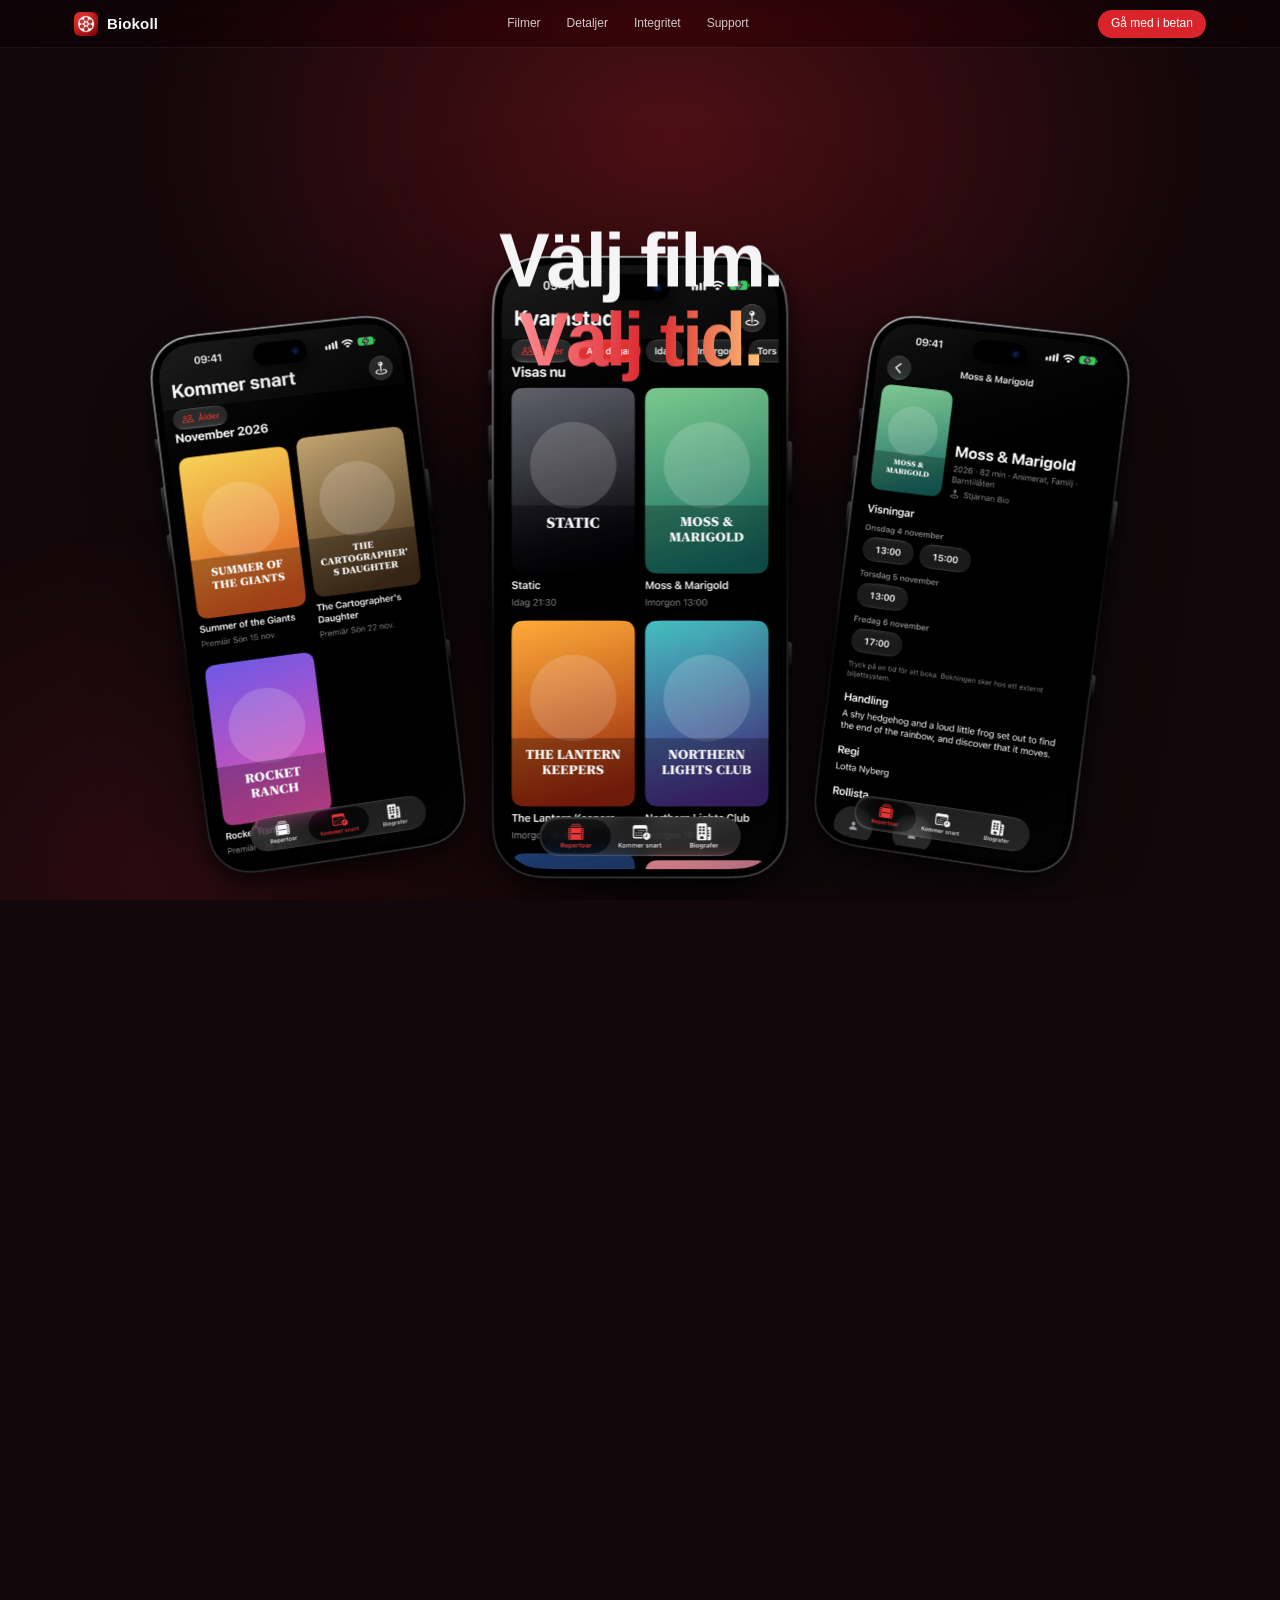
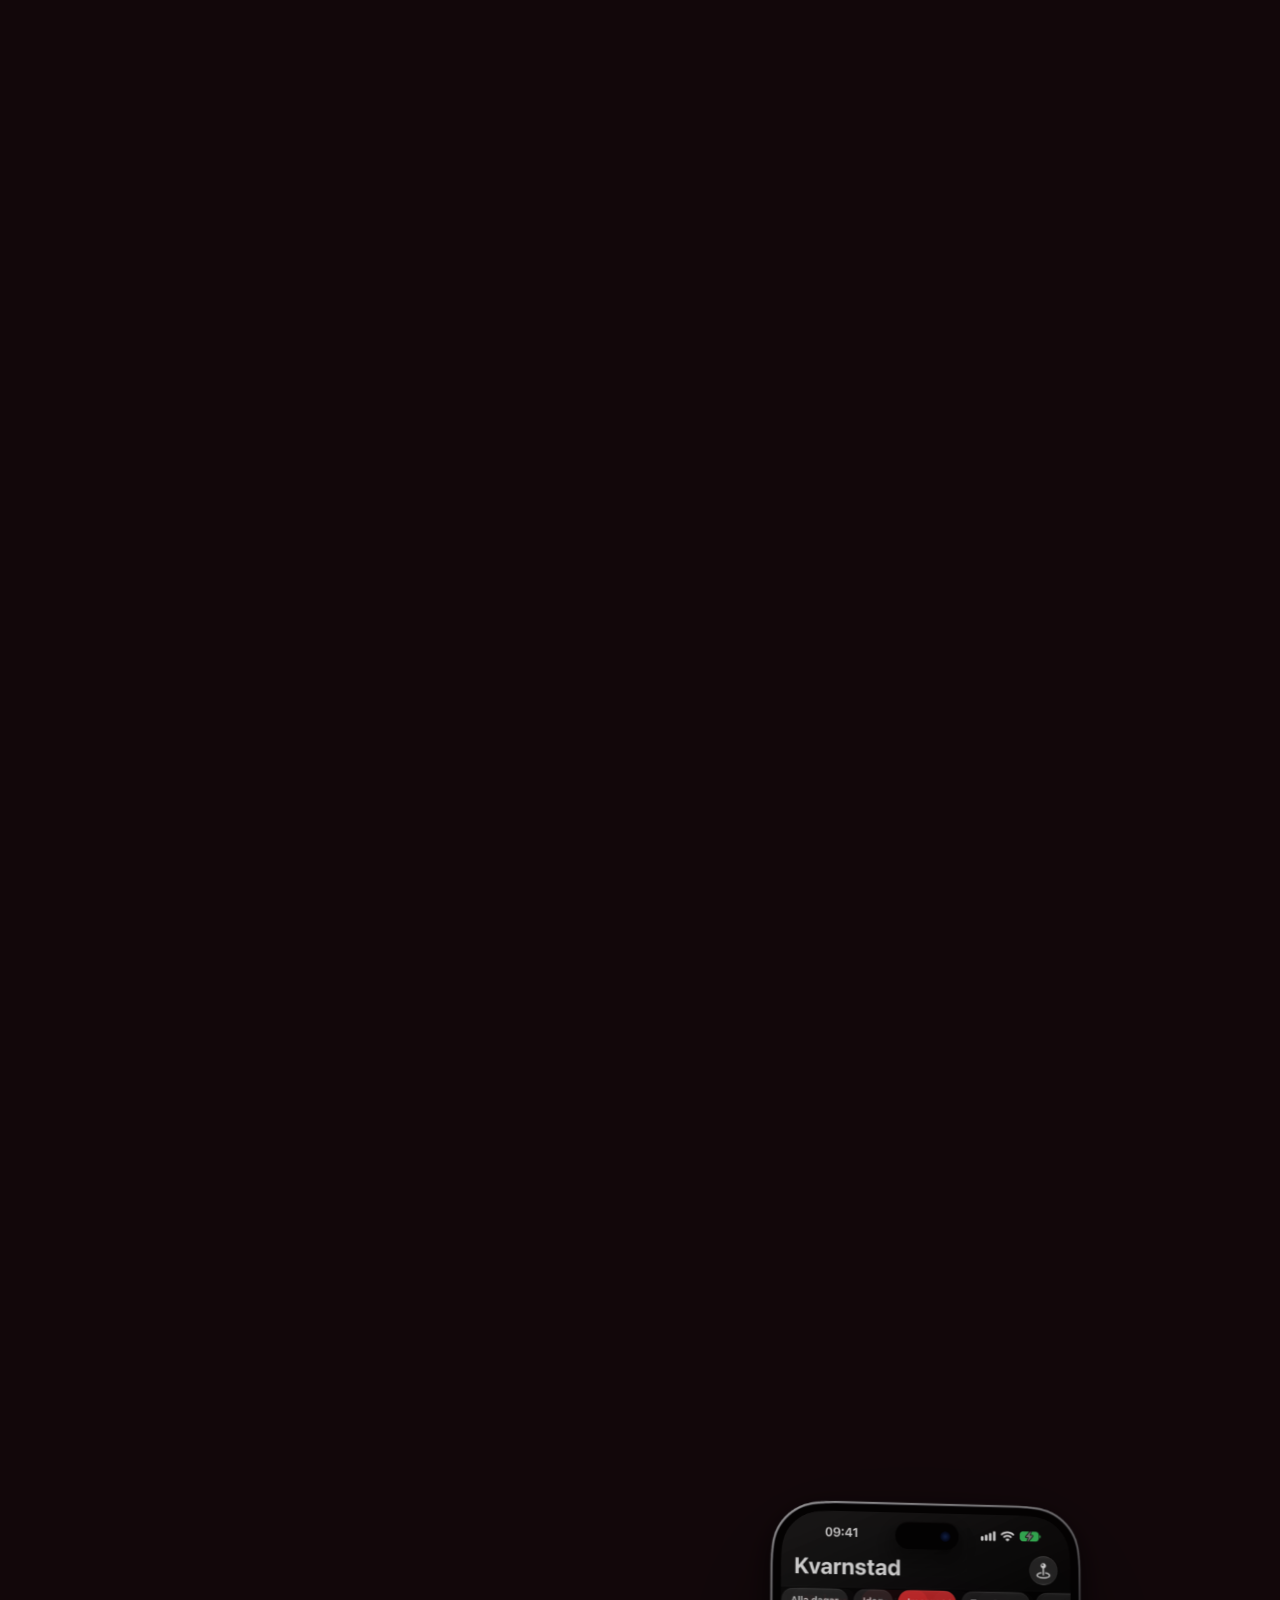
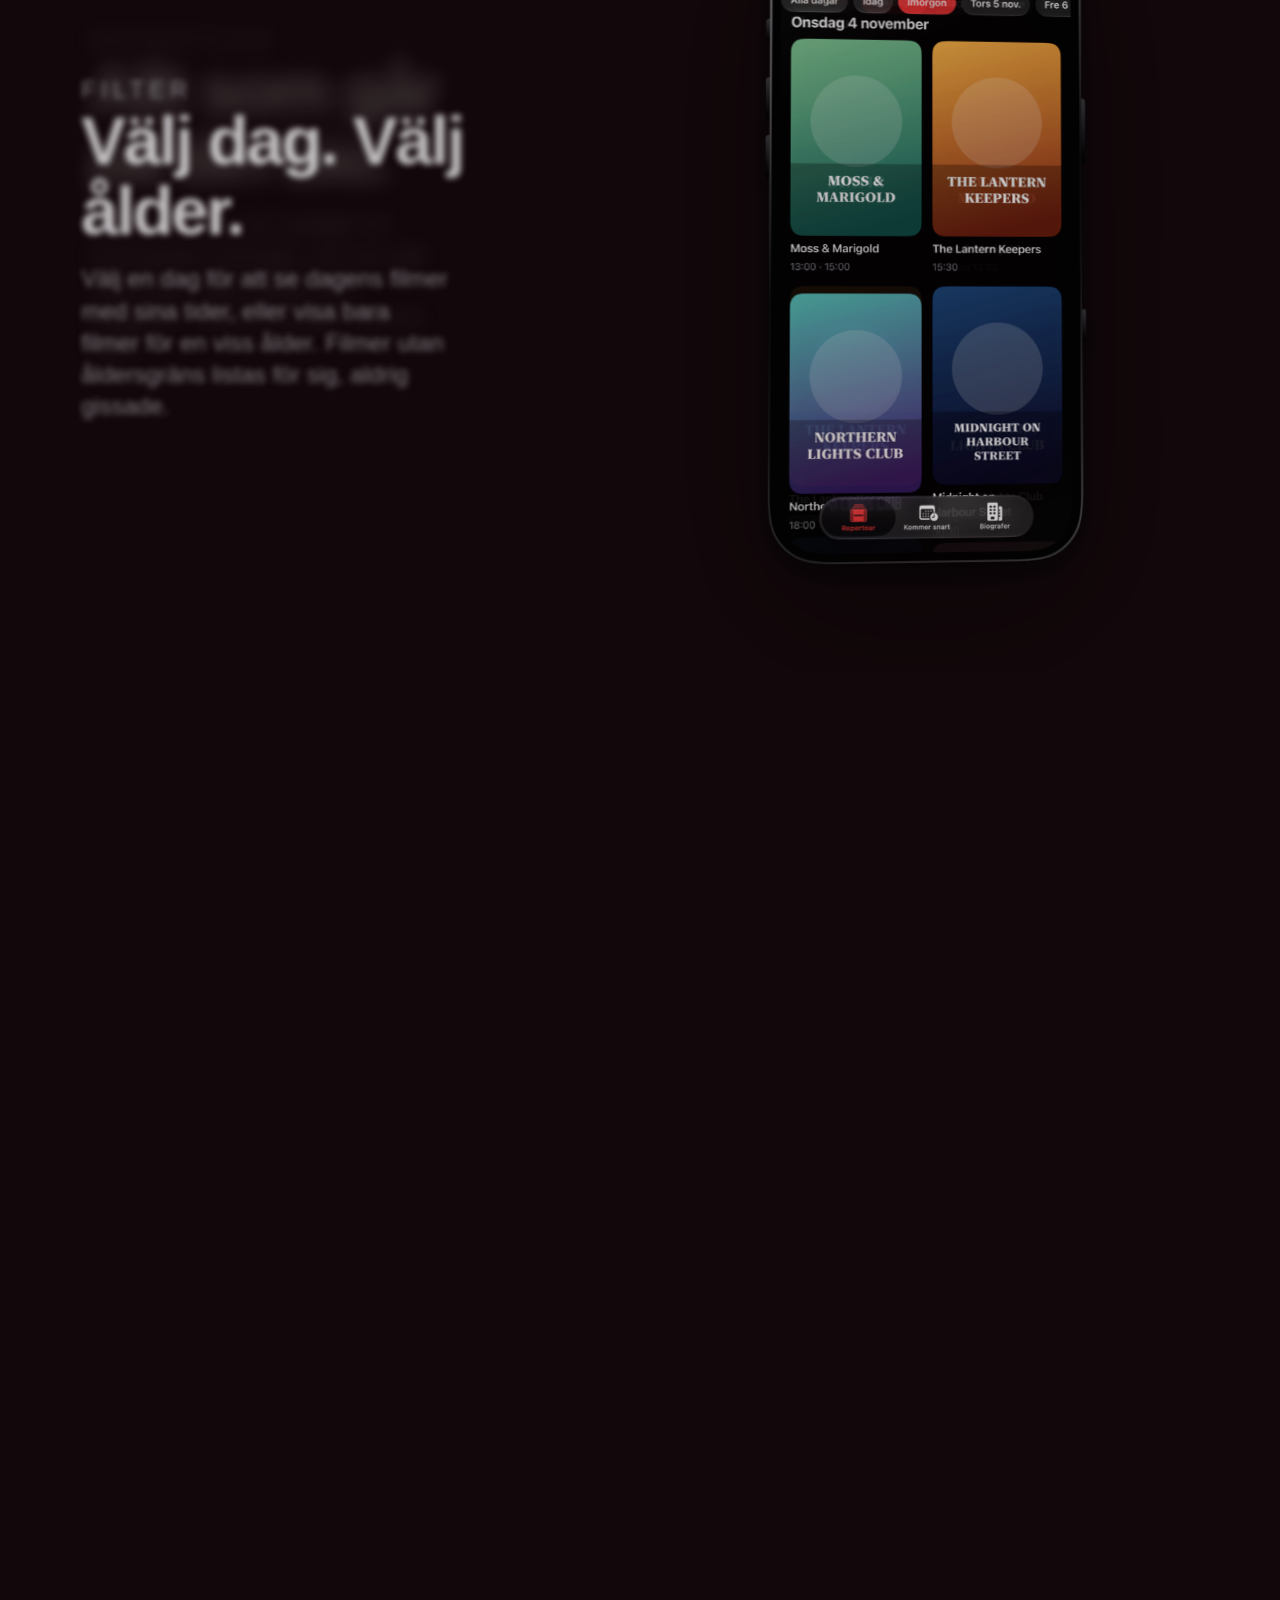
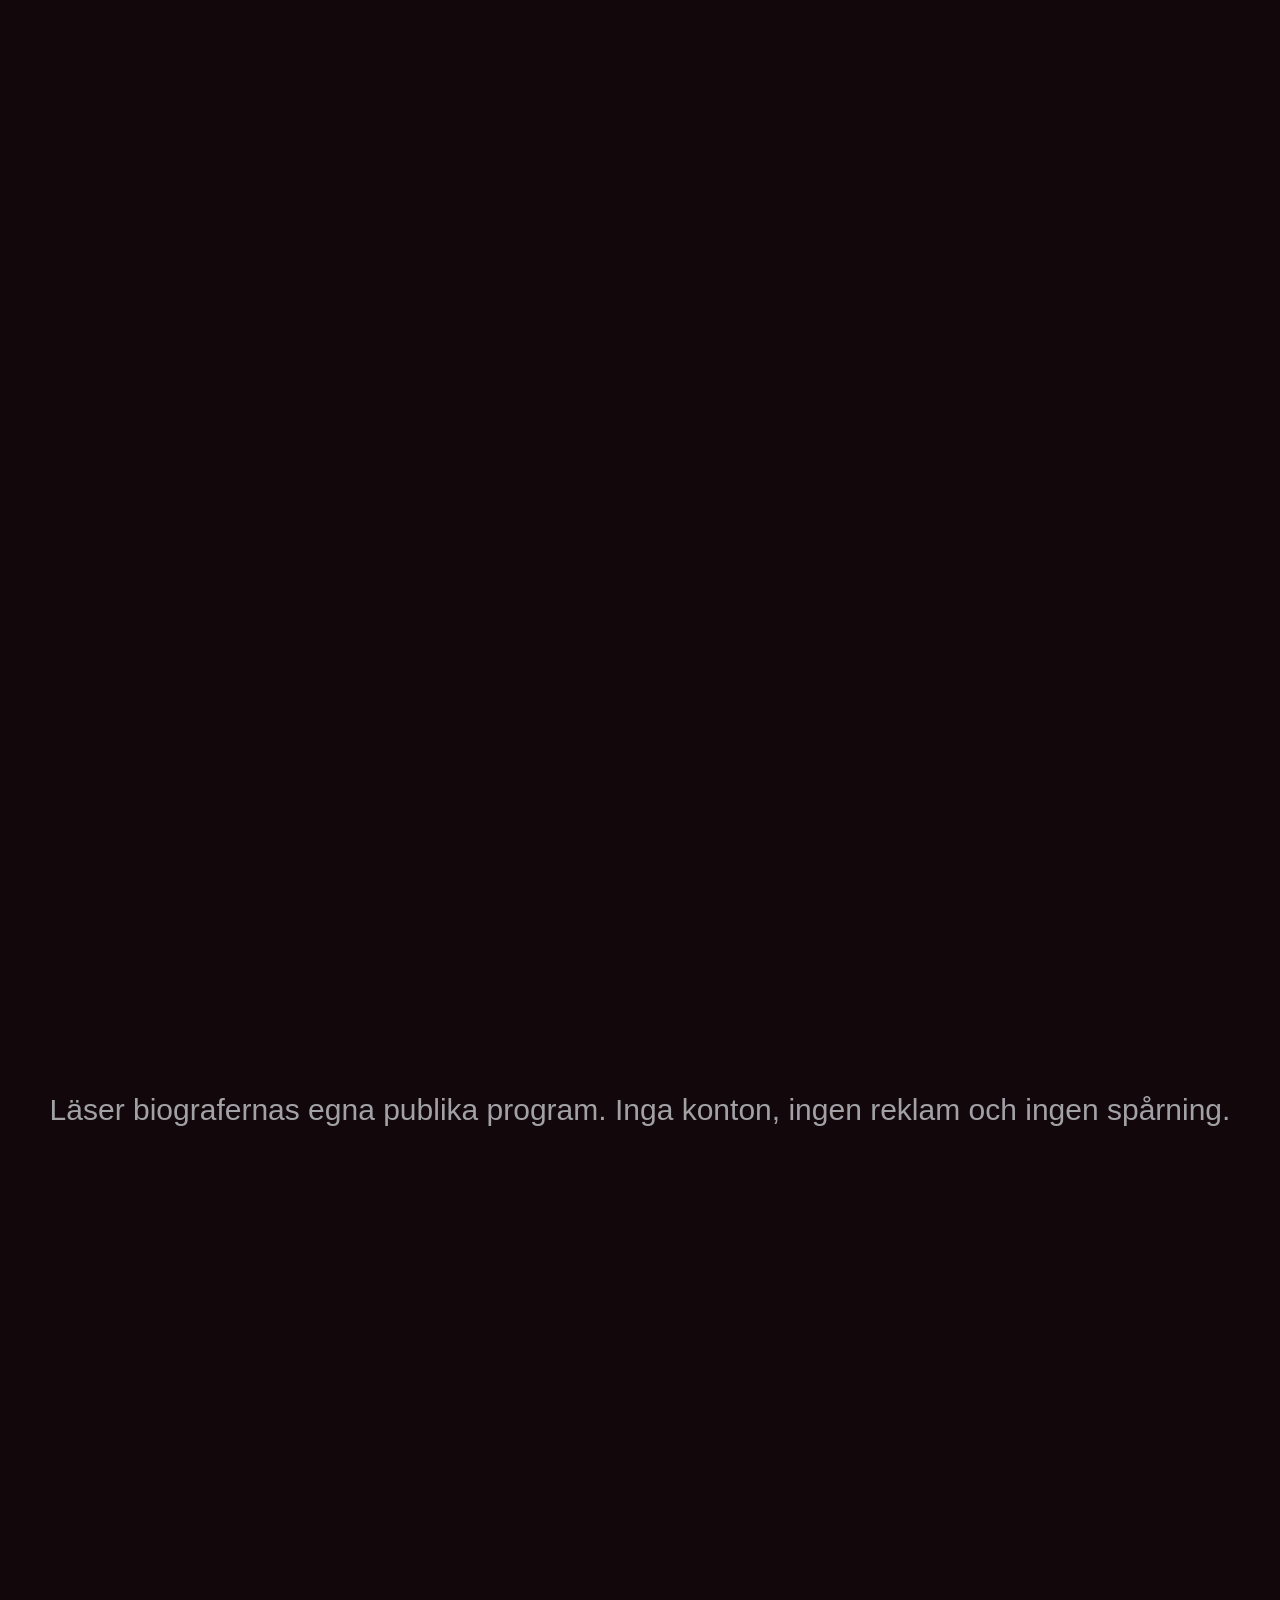
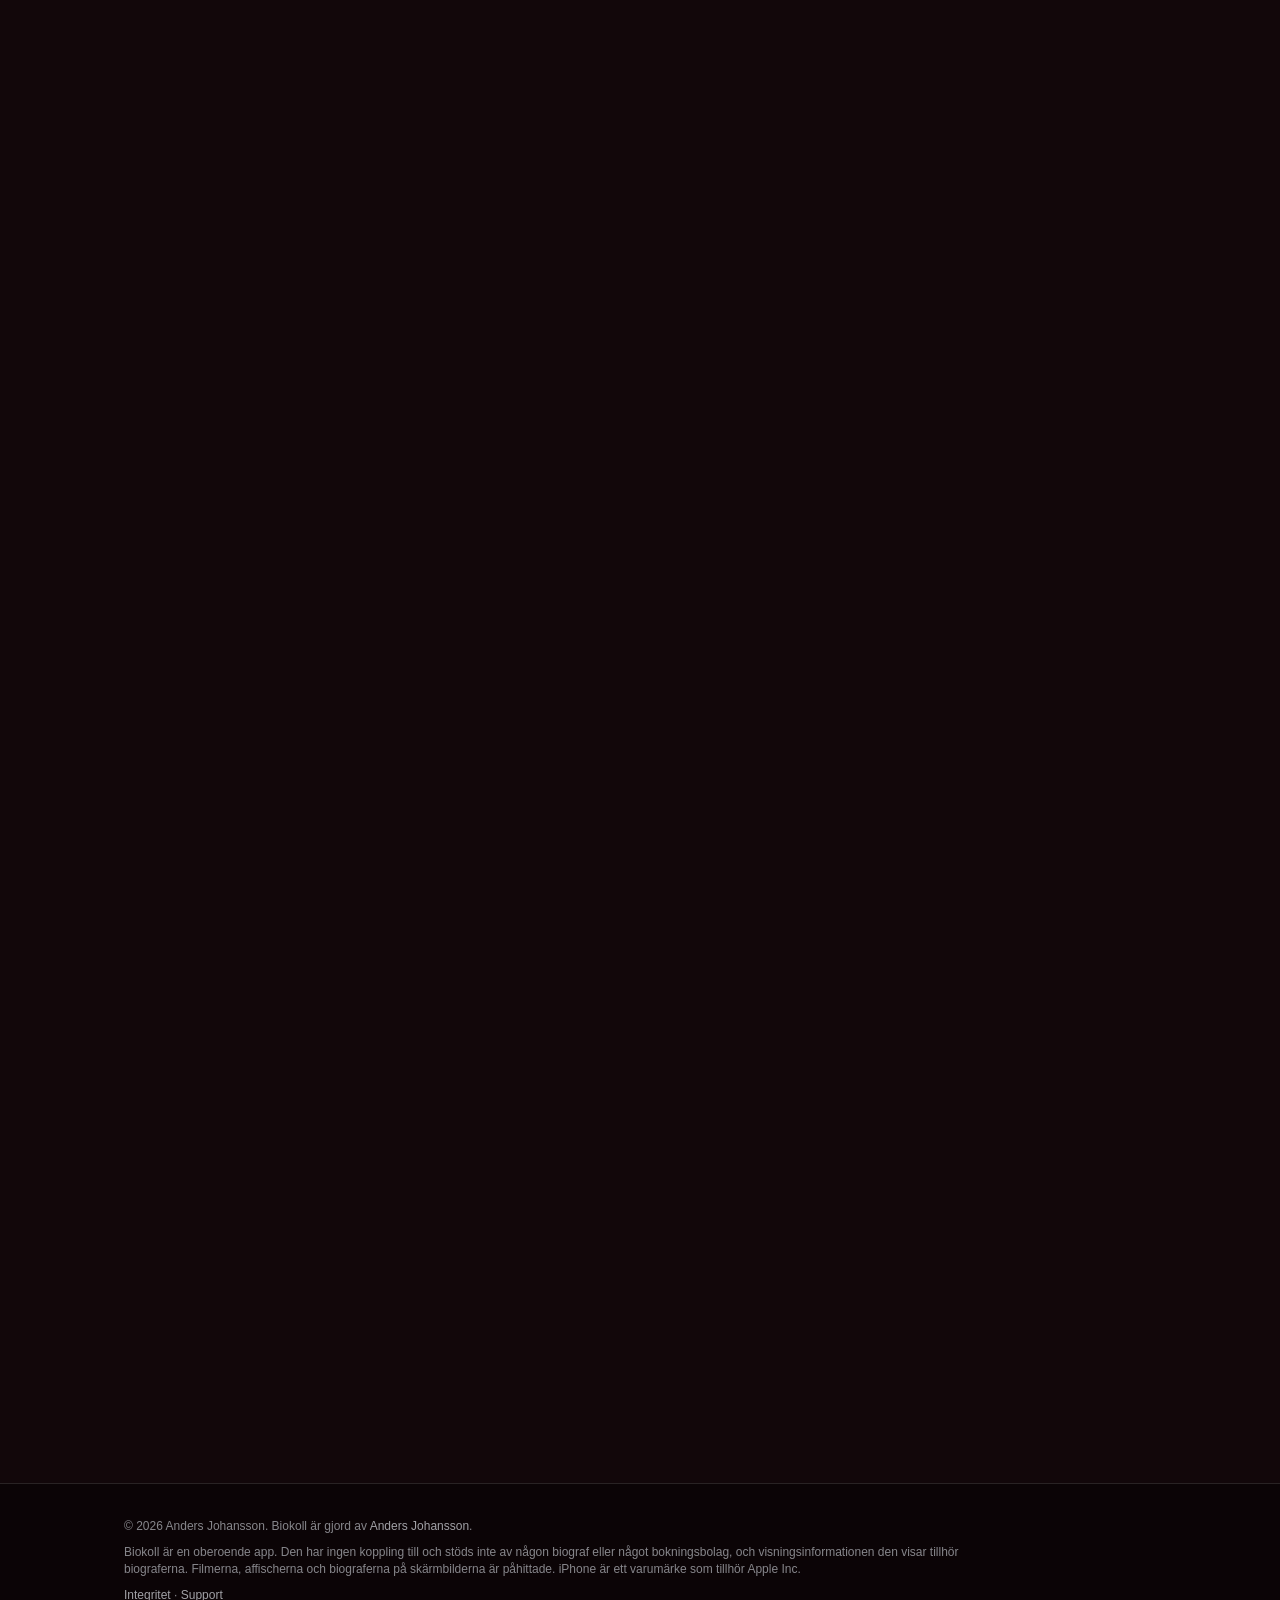
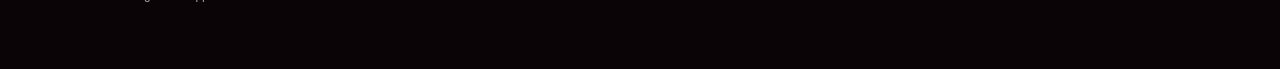
<file: index.html>
<!doctype html>
<html lang="sv">
<head>
  <meta charset="utf-8">
  <meta name="viewport" content="width=device-width, initial-scale=1, viewport-fit=cover">
  <title>Biokoll – visningar, trailers och biljetter till din lokala bio</title>
  <meta name="description" content="Biokoll visar vad som går på din lokala bio och vad som kommer, spelar trailern direkt på sidan och tar dig till biografens egna biljetter. För iPhone, på svenska och engelska.">
  <meta name="theme-color" content="#12070a">
  <link rel="icon" type="image/png" href="assets/favicon.png">
  <link rel="apple-touch-icon" href="assets/apple-touch-icon.png">
  <meta property="og:title" content="Biokoll">
  <meta property="og:description" content="Visningar, trailers och biljetter till din lokala bio. För iPhone, på svenska och engelska.">
  <meta property="og:type" content="website">
  <meta property="og:url" content="https://idrewn.github.io/reelhouse-web/">
  <meta property="og:image" content="https://idrewn.github.io/reelhouse-web/assets/og.jpg">
  <link rel="stylesheet" href="motion.css">
  <link rel="stylesheet" href="theme.css">
</head>
<body>
<div class="ambient" aria-hidden="true"></div>
<header class="nav"><div class="wrap">
  <a class="brand" href="./"><img src="assets/icon.png" alt="" width="24" height="24">Biokoll</a>
  <ul><li><a href="#filmer">Filmer</a></li><li><a href="#details">Detaljer</a></li><li><a href="privacy.html">Integritet</a></li><li><a href="support.html">Support</a></li></ul>
  <a class="buy" href="https://testflight.apple.com/join/zVCBJX56">Gå med i betan</a>
</div></header>
<main>
<section class="stage hero" id="top" style="--n:3.3" data-stage data-bg="#12070a" data-glow="217,36,43">
  <div class="pin">
    <div class="hero-copy" data-beat="-1,-0.5,0.2,0.46" data-travel="-110">
      <p class="eyebrow">Visningar &middot; trailers &middot; biljetter</p>
      <h1>Biokoll.<br><span class="grad">Vad går. Vad kommer.</span></h1>
      <p class="lead">Vad som går på din lokala bio, vad som kommer, och trailern direkt på sidan.</p>
      <div class="cta"><a class="pill fill" href="https://testflight.apple.com/join/zVCBJX56">Gå med i betan</a><a class="pill line" href="#filmer">Se filmerna</a></div>
    </div>
    <p class="hero-tag" data-beat="0.42,0.62,2,3" data-travel="50">Välj film.<br><span class="grad">Välj tid.</span></p>
    <div class="fan"><div class="device" data-motion="fan" data-i="0" data-n="3"><img src="assets/phone-coming.png" alt="Kommer snart, grupperat per månad" width="1306" height="2360"></div><div class="device" data-motion="fan" data-i="1" data-n="3"><img src="assets/phone-now.png" alt="Repertoar: en vägg av affischer" width="1306" height="2360"></div><div class="device" data-motion="fan" data-i="2" data-n="3"><img src="assets/phone-movie.png" alt="En filmsida med visningstider" width="1306" height="2360"></div></div>
  </div>
</section>
<section class="stage" id="filmer" style="--n:6.0" data-stage data-bg="#12070a" data-glow="217,36,43">
  <i class="mark" aria-hidden="true" data-bg="#12070a" data-glow="217,36,43" style="position:absolute;left:0;top:16.67%;width:1px;height:1px"></i>
<i class="mark" aria-hidden="true" data-bg="#1a0a10" data-glow="230,80,90" style="position:absolute;left:0;top:33.33%;width:1px;height:1px"></i>
<i class="mark" aria-hidden="true" data-bg="#1a0c18" data-glow="200,60,150" style="position:absolute;left:0;top:50.00%;width:1px;height:1px"></i>
<i class="mark" aria-hidden="true" data-bg="#16080c" data-glow="217,36,43" style="position:absolute;left:0;top:66.67%;width:1px;height:1px"></i>
<i class="mark" aria-hidden="true" data-bg="#12070a" data-glow="217,36,43" style="position:absolute;left:0;top:83.33%;width:1px;height:1px"></i>
  <div class="pin split">
    <div class="copy"><div class="beat" data-beat="-1.000,-0.500,0.150,0.250">
        <p class="eyebrow">Repertoar</p>
        <h2>Allt som går på din bio.</h2>
        <p>Affischer, tider och detaljer för kommande visningar, de som går snart först. Byt mellan fem biografer i södra Sverige med ett tryck.</p>
      </div><div class="beat" data-beat="0.150,0.250,0.350,0.450">
        <p class="eyebrow">Filter</p>
        <h2>Välj dag. Välj ålder.</h2>
        <p>Välj en dag för att se dagens filmer med sina tider, eller visa bara filmer för en viss ålder. Filmer utan åldersgräns listas för sig, aldrig gissade.</p>
      </div><div class="beat" data-beat="0.350,0.450,0.550,0.650">
        <p class="eyebrow">Kommer snart</p>
        <h2>Premiärer, månad för månad.</h2>
        <p>Filmer med premiärdatum som ännu inte finns på schemat, grupperade per månad, så du vet vad du kan se fram emot.</p>
      </div><div class="beat" data-beat="0.550,0.650,0.750,0.850">
        <p class="eyebrow">Filmsida</p>
        <h2>Visningar, handling och trailer.</h2>
        <p>Tryck på play på affischen så scrollar sidan till trailern och startar den. Tryck på en tid så öppnas biografens egen biljettsida i appen.</p>
      </div><div class="beat" data-beat="0.750,0.850,2.000,3.000">
        <p class="eyebrow">Biografer</p>
        <h2>Din bio, ditt språk.</h2>
        <p>Ring, mejla eller öppna kartan, och växla mellan svenska och engelska med ett tryck.</p>
      </div></div>
    <div class="devwrap"><div class="device" data-motion="sway"><img data-beat="-1.000,-0.500,0.140,0.260" src="assets/phone-now.png" alt="Repertoar" loading="lazy" width=1306 height=2360><img data-beat="0.140,0.260,0.340,0.460" src="assets/phone-day.png" alt="Dagfiltret" loading="lazy" width=1306 height=2360><img data-beat="0.340,0.460,0.540,0.660" src="assets/phone-coming.png" alt="Kommer snart" loading="lazy" width=1306 height=2360><img data-beat="0.540,0.660,0.740,0.860" src="assets/phone-movie.png" alt="En filmsida" loading="lazy" width=1306 height=2360><img data-beat="0.740,0.860,2.000,3.000" src="assets/phone-cinemas.png" alt="Biograflistan" loading="lazy" width=1306 height=2360></div></div>
  </div>
</section>
<section class="stage numbers" style="--n:2.6" data-stage data-bg="#160914" data-glow="200,40,120">
  <div class="pin"><div class="row" data-zoom><div><div class="n grad" data-count="5" data-pre="" data-suf="">0</div><div class="l">biografer</div></div><div><div class="n grad" data-count="2" data-pre="" data-suf="">0</div><div class="l">språk</div></div><div><div class="n grad" data-count="0" data-pre="" data-suf="">0</div><div class="l">konton</div></div></div><p class="sentence">Läser biografernas egna publika program. Inga konton, ingen reklam och ingen spårning.</p></div>
</section>
<section class="block center" id="details" data-bg="#12070a" data-glow="217,36,43">
  <div class="wrap">
    <p class="eyebrow" data-reveal>Detaljer</p>
    <h2 data-reveal>Hela programmet, i fickan.</h2>
    
    <div class="bento"><div class="tile w4 hot" data-reveal><span class="k">Offline</span><h3>Sparat till senare.</h3><p>Senaste schemat och affischerna sparas på telefonen, så du kan se vad som går även utan uppkoppling. En banderoll visar när det senast uppdaterades.</p></div><div class="tile " data-reveal><span class="k">Trailers</span><h3>Direkt på sidan.</h3><p>De spelas på plats, först när du trycker på play.</p></div><div class="tile " data-reveal><span class="k">Biljetter</span><h3>Hos biografen.</h3><p>Biokoll ser eller hanterar aldrig din betalning.</p></div><div class="tile " data-reveal><span class="k">Design</span><h3>Byggd för iOS 26.</h3><p>Liquid Glass, i ljust och mörkt läge.</p></div><div class="tile " data-reveal><span class="k">Tid</span><h3>Svensk lokal tid.</h3><p>Visningstider visas i svensk lokal tid.</p></div><div class="tile w6" data-reveal><span class="k">Privat</span><h3>Inga konton, ingen spårning.</h3><p>Ingen registrering, ingen reklam och ingen analys. <a href="privacy.html">Läs integritetspolicyn</a>.</p></div></div>
  </div>
</section>
<section class="cta-block" id="get" data-bg="#12070a" data-glow="217,36,43">
  <div class="wrap">
    <img class="icon" src="assets/icon.png" alt="Biokoll app icon" width="132" height="132" data-reveal>
    <h2 data-reveal>Skaffa Biokoll.</h2>
    <p class="lead" data-reveal>Just nu i TestFlight-beta. För iPhone med iOS 26 eller senare.</p>
    <div class="cta" data-reveal><a class="pill fill" href="https://testflight.apple.com/join/zVCBJX56">Gå med i betan</a><a class="pill line" href="support.html">Support</a></div>
    
  </div>
</section>
</main>
<footer><div class="wrap"><p>&copy; 2026 Anders Johansson. Biokoll är gjord av <a href="https://github.com/iDrewn">Anders Johansson</a>.</p><p>Biokoll är en oberoende app. Den har ingen koppling till och stöds inte av någon biograf eller något bokningsbolag, och visningsinformationen den visar tillhör biograferna. Filmerna, affischerna och biograferna på skärmbilderna är påhittade. iPhone är ett varumärke som tillhör Apple Inc.</p><p><a href="privacy.html">Integritet</a> &middot; <a href="support.html">Support</a></p></div></footer>
<script src="motion.js" defer></script>
</body>
</html>
</file>
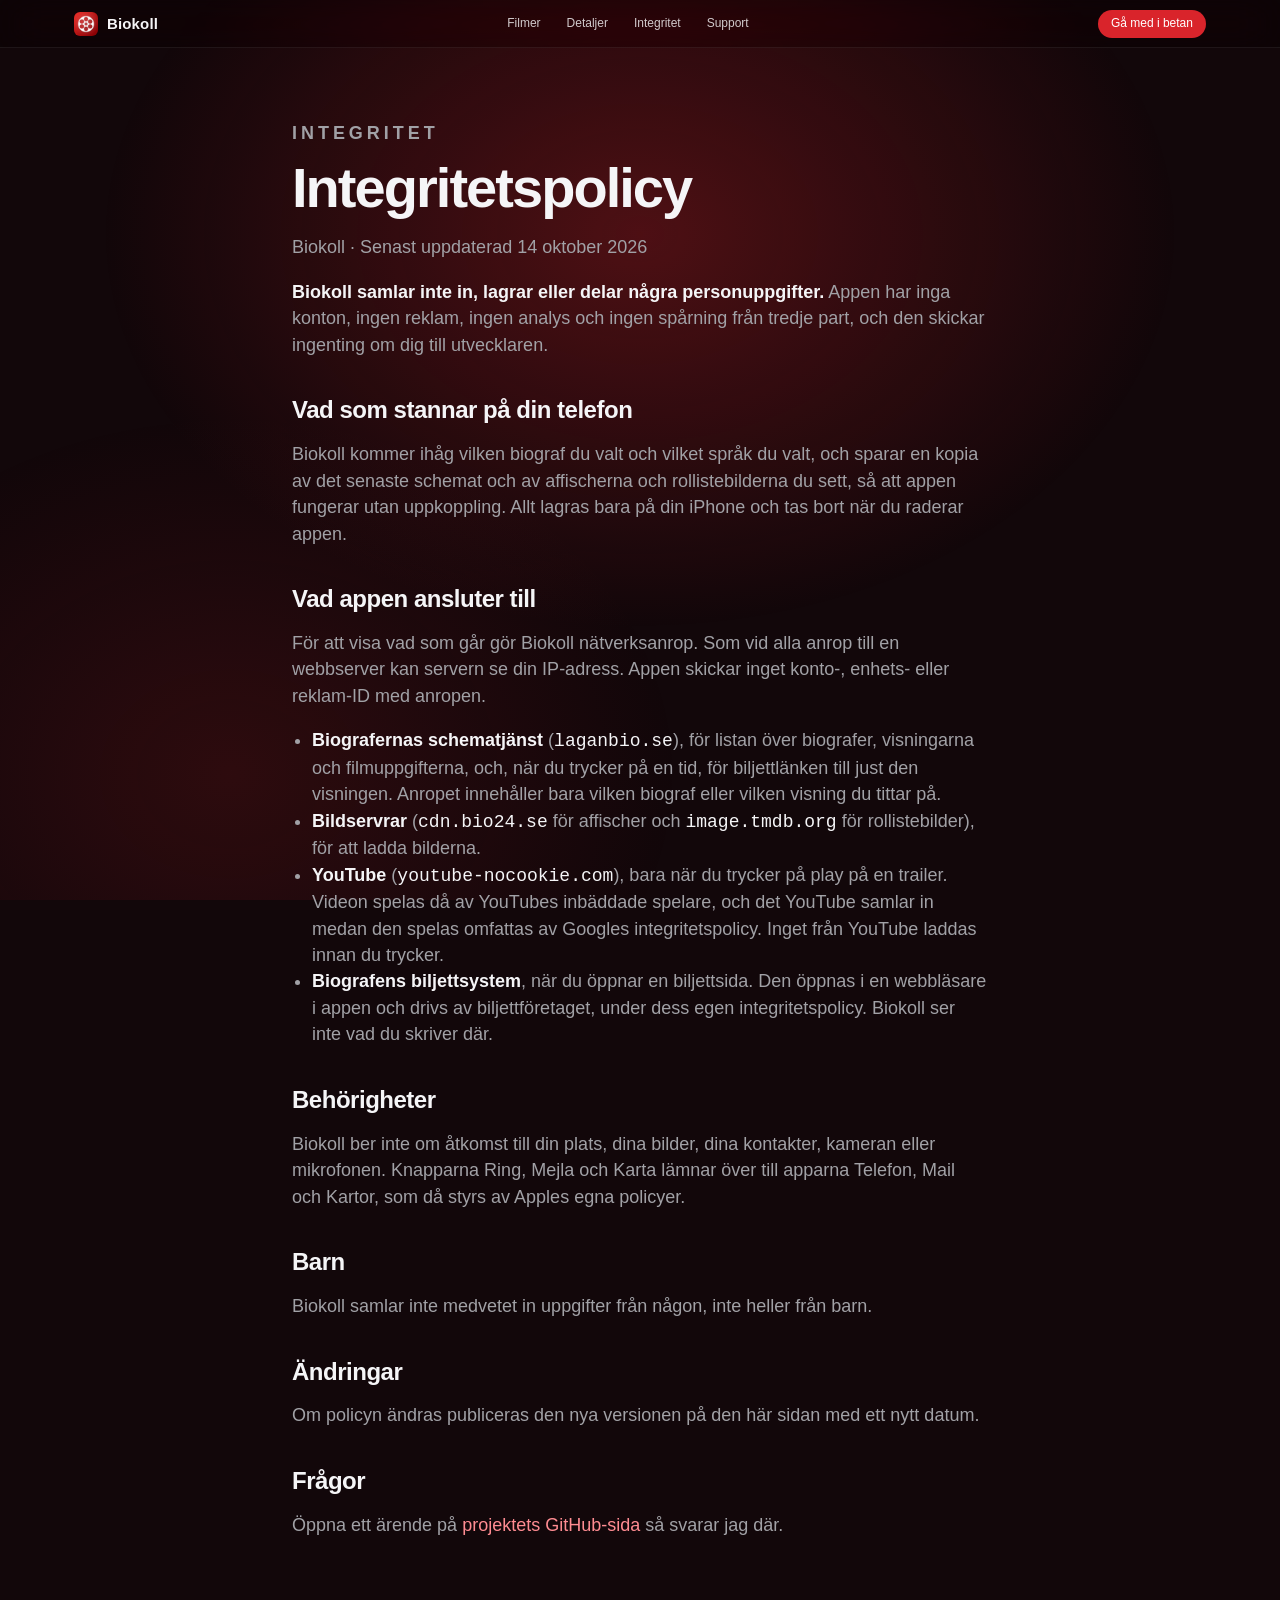
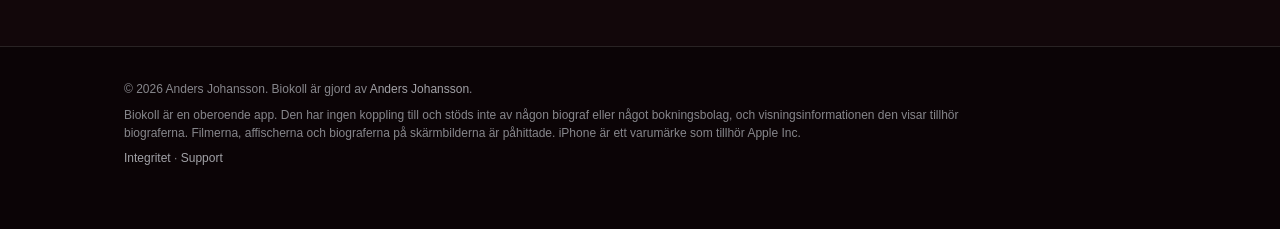
<file: privacy.html>
<!doctype html>
<html lang="sv">
<head>
  <meta charset="utf-8">
  <meta name="viewport" content="width=device-width, initial-scale=1, viewport-fit=cover">
  <title>Integritetspolicy – Biokoll</title>
  <meta name="description" content="Så hanterar Biokoll dina uppgifter.">
  <meta name="theme-color" content="#12070a">
  <link rel="icon" type="image/png" href="assets/favicon.png">
  <link rel="apple-touch-icon" href="assets/apple-touch-icon.png">
  <link rel="stylesheet" href="motion.css">
  <link rel="stylesheet" href="theme.css">
</head>
<body>
<div class="ambient" aria-hidden="true"></div>
<header class="nav"><div class="wrap">
  <a class="brand" href="./"><img src="assets/icon.png" alt="" width="24" height="24">Biokoll</a>
  <ul><li><a href="./#filmer">Filmer</a></li><li><a href="./#details">Detaljer</a></li><li><a href="./privacy.html">Integritet</a></li><li><a href="./support.html">Support</a></li></ul>
  <a class="buy" href="https://testflight.apple.com/join/zVCBJX56">Gå med i betan</a>
</div></header>
<main class="doc">
  <article class="prose">
    <p class="eyebrow">Integritet</p>
  <h1>Integritetspolicy</h1>
    <p class="meta">Biokoll &middot; Senast uppdaterad 14 oktober 2026</p>

    <p><strong>Biokoll samlar inte in, lagrar eller delar några personuppgifter.</strong> Appen har inga konton, ingen reklam, ingen analys och ingen spårning från tredje part, och den skickar ingenting om dig till utvecklaren.</p>

    <h2>Vad som stannar på din telefon</h2>
    <p>Biokoll kommer ihåg vilken biograf du valt och vilket språk du valt, och sparar en kopia av det senaste schemat och av affischerna och rollistebilderna du sett, så att appen fungerar utan uppkoppling. Allt lagras bara på din iPhone och tas bort när du raderar appen.</p>

    <h2>Vad appen ansluter till</h2>
    <p>För att visa vad som går gör Biokoll nätverksanrop. Som vid alla anrop till en webbserver kan servern se din IP-adress. Appen skickar inget konto-, enhets- eller reklam-ID med anropen.</p>
    <ul>
      <li><strong>Biografernas schematjänst</strong> (<code>laganbio.se</code>), för listan över biografer, visningarna och filmuppgifterna, och, när du trycker på en tid, för biljettlänken till just den visningen. Anropet innehåller bara vilken biograf eller vilken visning du tittar på.</li>
      <li><strong>Bildservrar</strong> (<code>cdn.bio24.se</code> för affischer och <code>image.tmdb.org</code> för rollistebilder), för att ladda bilderna.</li>
      <li><strong>YouTube</strong> (<code>youtube-nocookie.com</code>), bara när du trycker på play på en trailer. Videon spelas då av YouTubes inbäddade spelare, och det YouTube samlar in medan den spelas omfattas av Googles integritetspolicy. Inget från YouTube laddas innan du trycker.</li>
      <li><strong>Biografens biljettsystem</strong>, när du öppnar en biljettsida. Den öppnas i en webbläsare i appen och drivs av biljettföretaget, under dess egen integritetspolicy. Biokoll ser inte vad du skriver där.</li>
    </ul>

    <h2>Behörigheter</h2>
    <p>Biokoll ber inte om åtkomst till din plats, dina bilder, dina kontakter, kameran eller mikrofonen. Knapparna Ring, Mejla och Karta lämnar över till apparna Telefon, Mail och Kartor, som då styrs av Apples egna policyer.</p>

    <h2>Barn</h2>
    <p>Biokoll samlar inte medvetet in uppgifter från någon, inte heller från barn.</p>

    <h2>Ändringar</h2>
    <p>Om policyn ändras publiceras den nya versionen på den här sidan med ett nytt datum.</p>

    <h2>Frågor</h2>
    <p>Öppna ett ärende på <a href="https://github.com/iDrewn/reelhouse-web/issues">projektets GitHub-sida</a> så svarar jag där.</p>
  </article>
</main>
<footer><div class="wrap"><p>&copy; 2026 Anders Johansson. Biokoll är gjord av <a href="https://github.com/iDrewn">Anders Johansson</a>.</p><p>Biokoll är en oberoende app. Den har ingen koppling till och stöds inte av någon biograf eller något bokningsbolag, och visningsinformationen den visar tillhör biograferna. Filmerna, affischerna och biograferna på skärmbilderna är påhittade. iPhone är ett varumärke som tillhör Apple Inc.</p><p><a href="privacy.html">Integritet</a> &middot; <a href="support.html">Support</a></p></div></footer>
</body>
</html>
</file>
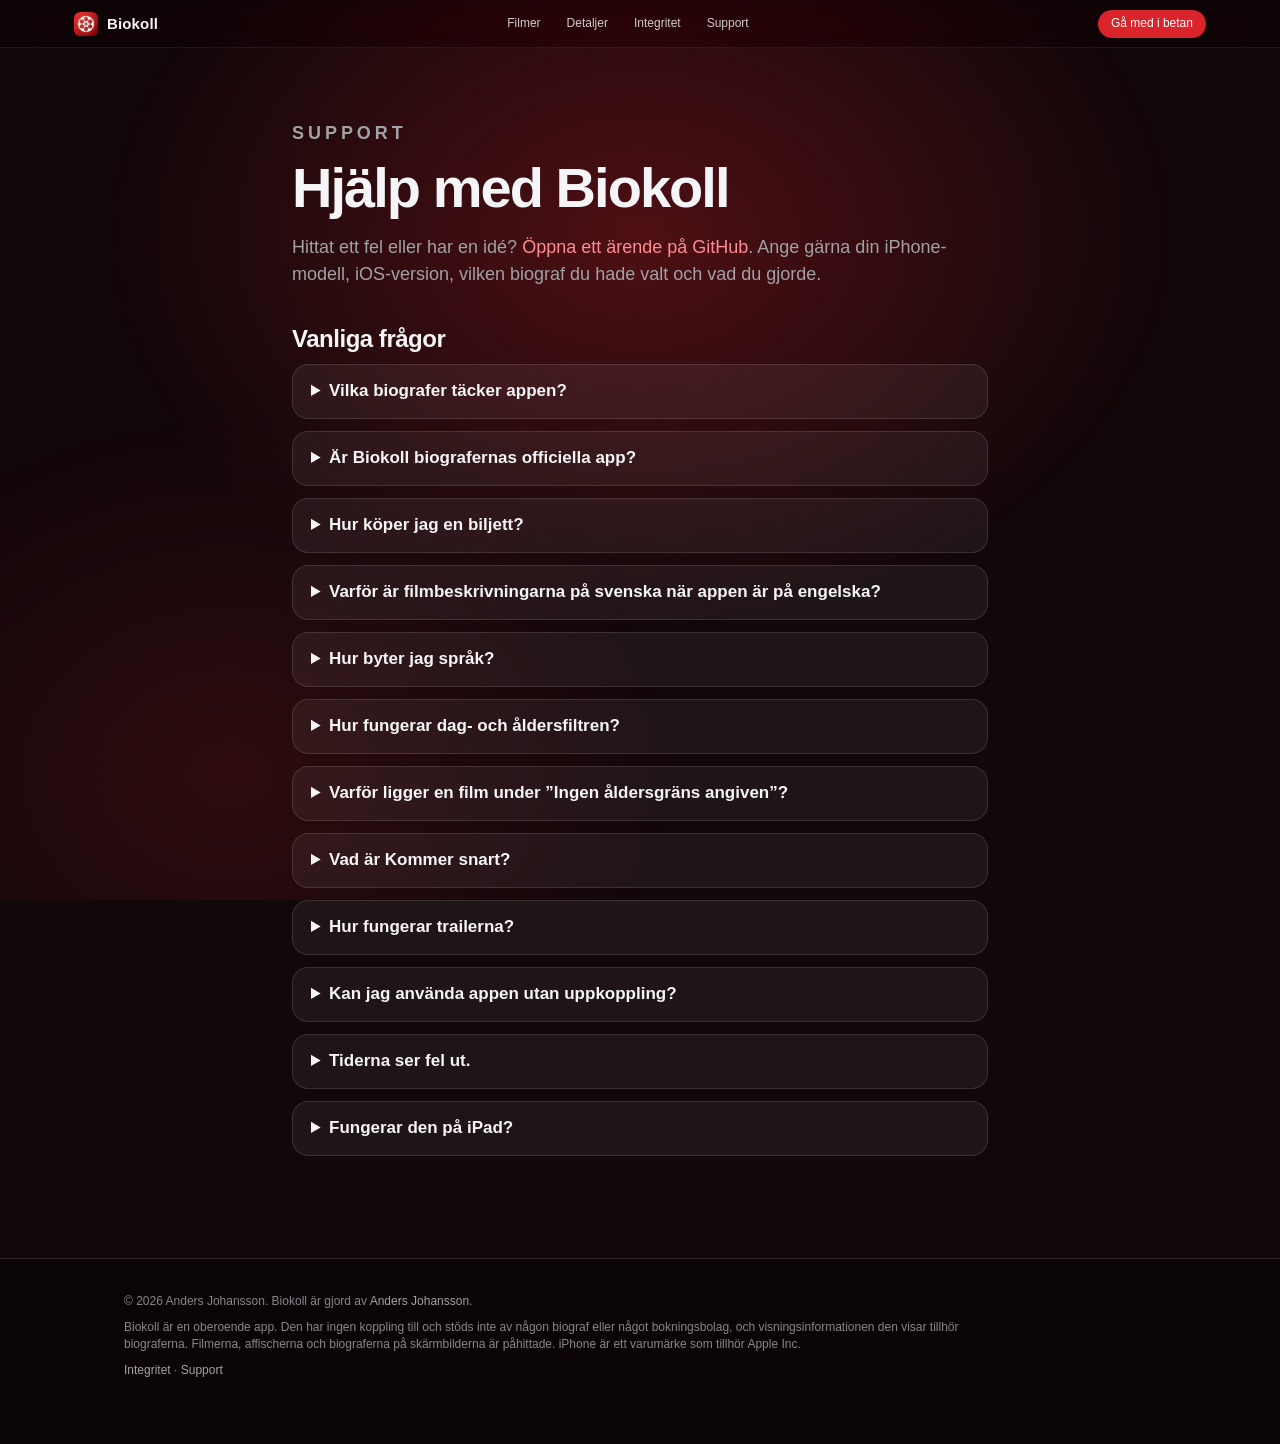
<file: support.html>
<!doctype html>
<html lang="sv">
<head>
  <meta charset="utf-8">
  <meta name="viewport" content="width=device-width, initial-scale=1, viewport-fit=cover">
  <title>Support – Biokoll</title>
  <meta name="description" content="Hjälp med Biokoll.">
  <meta name="theme-color" content="#12070a">
  <link rel="icon" type="image/png" href="assets/favicon.png">
  <link rel="apple-touch-icon" href="assets/apple-touch-icon.png">
  <link rel="stylesheet" href="motion.css">
  <link rel="stylesheet" href="theme.css">
</head>
<body>
<div class="ambient" aria-hidden="true"></div>
<header class="nav"><div class="wrap">
  <a class="brand" href="./"><img src="assets/icon.png" alt="" width="24" height="24">Biokoll</a>
  <ul><li><a href="./#filmer">Filmer</a></li><li><a href="./#details">Detaljer</a></li><li><a href="./privacy.html">Integritet</a></li><li><a href="./support.html">Support</a></li></ul>
  <a class="buy" href="https://testflight.apple.com/join/zVCBJX56">Gå med i betan</a>
</div></header>
<main class="doc">
  <article class="prose">
    <p class="eyebrow">Support</p>
  <h1>Hjälp med Biokoll</h1>

    <p>Hittat ett fel eller har en idé? <a href="https://github.com/iDrewn/reelhouse-web/issues">Öppna ett ärende på GitHub</a>. Ange gärna din iPhone-modell, iOS-version, vilken biograf du hade valt och vad du gjorde.</p>

    <h2>Vanliga frågor</h2>

    <details>
      <summary>Vilka biografer täcker appen?</summary>
      <p>Fem biografer i södra Sverige: de i Laholm, Ljungby, Markaryd, Oskarström och Strömsnäsbruk. Välj en med kartnålsknappen uppe till höger, eller i fliken Biografer. Ditt val sparas.</p>
    </details>
    <details>
      <summary>Är Biokoll biografernas officiella app?</summary>
      <p>Nej. Biokoll är en oberoende app och har ingen koppling till, och stöds inte av, någon biograf eller något bokningsbolag. Den visar det schema som biograferna publicerar på sin egen webbplats.</p>
    </details>
    <details>
      <summary>Hur köper jag en biljett?</summary>
      <p>Öppna en film och tryck på den tid du vill ha. Biokoll hämtar biljettlänken för just den visningen och öppnar biografens egen biljettsida i appen, där du väljer platser och betalar. Betalningen hanteras helt av biografens biljettsystem, och Biokoll ser aldrig dina uppgifter. Går en visning inte att boka online säger appen det och erbjuder dig att ringa biografen.</p>
    </details>
    <details>
      <summary>Varför är filmbeskrivningarna på svenska när appen är på engelska?</summary>
      <p>Biograferna publicerar bara beskrivningar på svenska, så det är vad appen kan visa. Datum, tider, genrer, åldersgränser och alla knappar följer det språk du väljer i fliken Biografer.</p>
    </details>
    <details>
      <summary>Hur byter jag språk?</summary>
      <p>Öppna fliken Biografer och välj Svenska eller English under Språk. Appen startar på svenska om din iPhone är inställd på svenska, och annars på engelska.</p>
    </details>
    <details>
      <summary>Hur fungerar dag- och åldersfiltren?</summary>
      <p>Knapparna under rubriken filtrerar fliken Repertoar. Tryck på en dag för att bara se dagens filmer, var och en med dagens tider, eller använd kalenderknappen för ett datum som inte finns i raden. Åldersknappen väljer alla åldrar, under 15 eller 15 och uppåt, och gäller även Kommer snart. Om inget matchar, tryck på &rdquo;Rensa filter&rdquo;. Utan filter ser du allt.</p>
    </details>
    <details>
      <summary>Varför ligger en film under &rdquo;Ingen åldersgräns angiven&rdquo;?</summary>
      <p>Vissa filmer, särskilt kommande, har ingen åldersgräns än. I stället för att gissa lägger Biokoll dem i en egen sektion under de filmer som matchar ditt filter.</p>
    </details>
    <details>
      <summary>Vad är Kommer snart?</summary>
      <p>Filmer med ett tillkännagivet premiärdatum som ännu inte finns på schemat. När en film får schemalagda visningar flyttas den till Repertoar. Premiärdatum som passerat utelämnas.</p>
    </details>
    <details>
      <summary>Hur fungerar trailerna?</summary>
      <p>På en film med trailer trycker du på play på affischen eller på knappen i sektionen Trailer. Videon spelas på plats med YouTubes inbäddade spelare. Inget från YouTube laddas innan du trycker på play. Spelas en trailer inte upp, använd länken &rdquo;Öppna i YouTube&rdquo; under den.</p>
    </details>
    <details>
      <summary>Kan jag använda appen utan uppkoppling?</summary>
      <p>Ja, för det du redan tittat på. Biokoll sparar det senaste schemat och affischerna på telefonen. När appen inte kan uppdatera visar den det sparade schemat med en notering om när det senast uppdaterades. Bokning och trailers kräver uppkoppling.</p>
    </details>
    <details>
      <summary>Tiderna ser fel ut.</summary>
      <p>Tider visas i svensk lokal tid var du än är. Skiljer sig en tid från biografens egen sida, dra ned för att uppdatera, och skiljer den sig fortfarande, öppna gärna ett ärende.</p>
    </details>
    <details>
      <summary>Fungerar den på iPad?</summary>
      <p>Biokoll är gjord och testad för iPhone. Den kanske går att köra på iPad, men layouten har inte kontrollerats där.</p>
    </details>
  </article>
</main>
<footer><div class="wrap"><p>&copy; 2026 Anders Johansson. Biokoll är gjord av <a href="https://github.com/iDrewn">Anders Johansson</a>.</p><p>Biokoll är en oberoende app. Den har ingen koppling till och stöds inte av någon biograf eller något bokningsbolag, och visningsinformationen den visar tillhör biograferna. Filmerna, affischerna och biograferna på skärmbilderna är påhittade. iPhone är ett varumärke som tillhör Apple Inc.</p><p><a href="privacy.html">Integritet</a> &middot; <a href="support.html">Support</a></p></div></footer>
</body>
</html>
</file>
<file: motion.css>
/* Shared base for the app sites. Per-site colours come from :root variables in theme.css. */
:root {
  --accent: #2b6fd0; --accent2: #7ab7ff; --bg: #05080f; --glow: 43,111,208;
  --fg: #f5f5f7; --muted: #a1a1a6; --line: rgba(255,255,255,.12); --card: rgba(255,255,255,.06);
  --gx: 0; --gy: 0;
  --sans: -apple-system, BlinkMacSystemFont, "SF Pro Display", "SF Pro Text", "Helvetica Neue", Helvetica, Arial, sans-serif;
}
* { box-sizing: border-box; }
html { -webkit-text-size-adjust: 100%; scroll-behavior: smooth; background: var(--bg); }
body { margin: 0; background: var(--bg); color: var(--fg); font: 17px/1.47 var(--sans); -webkit-font-smoothing: antialiased; overflow-x: hidden; }
a { color: var(--accent2); text-decoration: none; }
a:hover { text-decoration: underline; }
img { max-width: 100%; display: block; }
.wrap { max-width: 1080px; margin: 0 auto; padding: 0 24px; }

/* A glow that drifts behind everything, so the page itself seems to move */
.ambient { position: fixed; inset: 0; z-index: 0; pointer-events: none;
  background:
    radial-gradient(60vmax 44vmax at calc(50% + var(--gx) * 1%) calc(26% + var(--gy) * 1%), rgba(var(--glow), .30), transparent 70%),
    radial-gradient(50vmax 40vmax at calc(18% - var(--gx) * .8%) calc(86% - var(--gy) * 1%), rgba(var(--glow), .14), transparent 70%); }
main, footer { position: relative; z-index: 1; }

/* Nav */
.nav { position: fixed; top: 0; left: 0; right: 0; z-index: 50; height: 48px; background: rgba(0,0,0,.34); backdrop-filter: saturate(180%) blur(22px); -webkit-backdrop-filter: saturate(180%) blur(22px); border-bottom: 1px solid rgba(255,255,255,.07); }
.nav .wrap { height: 48px; display: flex; align-items: center; justify-content: space-between; gap: 18px; max-width: 1180px; }
.brand { display: flex; align-items: center; gap: 9px; color: var(--fg); font-weight: 600; font-size: 15px; letter-spacing: .01em; }
.brand:hover { text-decoration: none; }
.brand img { width: 24px; height: 24px; border-radius: 6px; }
.nav ul { display: flex; gap: 26px; list-style: none; margin: 0; padding: 0; font-size: 12px; }
.nav ul a { color: rgba(245,245,247,.82); }
.nav ul a:hover { color: #fff; text-decoration: none; }
.buy { font-size: 12px; background: var(--accent); color: #fff; padding: 5px 13px; border-radius: 99px; font-weight: 500; }
.buy:hover { text-decoration: none; filter: brightness(1.12); }
@media (max-width: 760px) { .nav ul { display: none; } }

/* Type */
.eyebrow { font-size: 13px; font-weight: 700; letter-spacing: .22em; text-transform: uppercase; color: var(--accent2); margin: 0 0 14px; }
h1, h2, h3 { font-family: var(--sans); letter-spacing: -.035em; margin: 0; }
h1 { font-size: clamp(46px, 10vw, 112px); line-height: 1; font-weight: 800; }
h2 { font-size: clamp(34px, 5.6vw, 68px); line-height: 1.04; font-weight: 800; }
h3 { font-size: 24px; line-height: 1.15; font-weight: 700; letter-spacing: -.02em; }
.grad { background: linear-gradient(92deg, var(--accent2), var(--accent) 55%, var(--accent3, var(--accent))); -webkit-background-clip: text; background-clip: text; color: transparent; }
.lead { font-size: clamp(19px, 2.3vw, 28px); line-height: 1.28; color: var(--muted); font-weight: 500; margin: 22px 0 0; max-width: 34ch; }
.cta { display: flex; gap: 12px; flex-wrap: wrap; margin-top: 30px; }
.pill { display: inline-block; padding: 12px 24px; border-radius: 99px; font-size: 17px; font-weight: 500; }
.pill:hover { text-decoration: none; filter: brightness(1.12); }
.pill.fill { background: var(--accent); color: #fff; }
.pill.line { border: 1px solid var(--accent2); color: var(--accent2); }
.pill.off { background: rgba(255,255,255,.1); color: var(--muted); cursor: default; }

/* ---- Pinned stages: the content moves while the screen stays ---- */
.stage { position: relative; height: calc(var(--n, 4) * 100vh); height: calc(var(--n, 4) * 100svh); }
.pin { position: sticky; top: 0; height: 100vh; height: 100svh; overflow: hidden; }
.pin.split { display: grid; grid-template-columns: 1fr 1fr; align-items: center; max-width: 1180px; margin: 0 auto; padding: 0 28px; gap: 24px; }
.pin.split.flip .copy { order: 2; }
.copy { position: relative; height: 56vh; height: 56svh; }
.beat { position: absolute; inset: 0; display: flex; flex-direction: column; justify-content: center; opacity: var(--v, 1);
  transform: translate3d(0, calc(var(--ty, 0) * 1px), 0) scale(calc(.95 + .05 * var(--v, 1))); filter: blur(calc((1 - var(--v, 1)) * 14px)); will-change: opacity, transform, filter; }
.beat p { font-size: clamp(18px, 2vw, 24px); line-height: 1.34; color: var(--muted); font-weight: 500; margin: 18px 0 0; max-width: 28ch; }
.beat h2 { max-width: 12ch; }
.devwrap { position: relative; height: 86vh; height: 86svh; display: flex; align-items: center; justify-content: center; perspective: 1700px; }
.device { position: relative; height: 100%; aspect-ratio: 1306 / 2360; will-change: transform; transform-style: preserve-3d; filter: drop-shadow(0 40px 70px rgba(0,0,0,.5)); }
.device img { position: absolute; inset: 0; width: 100%; height: 100%; object-fit: contain; opacity: var(--v, 1); will-change: opacity; }
.device.wide { aspect-ratio: auto; height: auto; width: min(100%, 640px); }
.device.wide img { position: relative; border-radius: 22px; opacity: var(--v, 1); box-shadow: 0 0 0 1px rgba(255,255,255,.1); }
.device.wide.plain img { border-radius: 0; box-shadow: none; }
.device.wide img + img { position: absolute; inset: 0; height: 100%; opacity: var(--v, 0); }

/* Hero */
.hero .pin { display: grid; place-items: center; }
.hero-copy { position: absolute; left: 0; right: 0; top: 0; bottom: 0; display: flex; flex-direction: column; align-items: center; justify-content: center; text-align: center; padding: 0 24px;
  opacity: var(--v, 1); transform: translate3d(0, calc(var(--ty, 0) * 1px), 0) scale(calc(.92 + .08 * var(--v, 1))); filter: blur(calc((1 - var(--v, 1)) * 16px)); }
.hero-copy .lead { margin-left: auto; margin-right: auto; max-width: 30ch; }
.hero-copy .cta { justify-content: center; }
.hero-tag { position: absolute; left: 0; right: 0; top: 13vh; top: 13svh; padding: 0 24px; text-align: center; font-size: clamp(32px, 7.4vw, 76px); font-weight: 800; letter-spacing: -.04em; line-height: 1.04; opacity: var(--v, 1); transform: translate3d(0, calc(var(--ty, 0) * 1px), 0) scale(calc(.94 + .06 * var(--v, 1))); filter: blur(calc((1 - var(--v, 1)) * 14px)); z-index: 2; }
.fan { position: absolute; inset: 0; display: grid; place-items: end center; perspective: 1700px; }
.fan .device { grid-area: 1 / 1; height: min(78svh, 112vw * 1.1); margin-bottom: -2svh; }
.fan.low .device { margin-bottom: -14svh; }
.fan.mid .device.icon { height: auto; width: clamp(60px, 12vw, 132px); aspect-ratio: 1; margin-bottom: 30svh; border-radius: 22%; overflow: hidden; filter: drop-shadow(0 22px 40px rgba(0,0,0,.55)); }
.fan.mid .device.icon img { object-fit: cover; }
.beat-icon { width: 84px; height: 84px; border-radius: 20px; margin-bottom: 18px; box-shadow: 0 14px 36px rgba(var(--glow), .45); }
.beat .cta { margin-top: 22px; }
.beat .cta .pill { padding: 10px 20px; font-size: 16px; }
.track-head { position: absolute; left: 0; right: 0; top: 14svh; padding: 0 24px; text-align: center; z-index: 1; }
.hstage .pin { align-items: center; }
.hstage .track { margin-top: 12svh; }
.track a.card { color: var(--fg); text-decoration: none; gap: 22px; }
.track a.card:hover { border-color: var(--accent2); }
.track .go { color: var(--accent2); font-weight: 600; }

/* Big numbers */
.numbers .pin { display: grid; place-items: center; text-align: center; }
.numbers .row { display: flex; gap: clamp(20px, 6vw, 90px); justify-content: center; flex-wrap: wrap; will-change: transform, opacity; }
.numbers .n { font-size: clamp(68px, 15vw, 190px); font-weight: 800; letter-spacing: -.06em; line-height: .95; }
.numbers .l { color: var(--muted); font-weight: 600; letter-spacing: .06em; text-transform: uppercase; font-size: 14px; margin-top: 6px; }
.numbers .sentence { position: absolute; left: 0; right: 0; bottom: 12vh; text-align: center; font-size: clamp(19px, 2.4vw, 30px); color: var(--muted); font-weight: 500; padding: 0 24px; }

/* Reveal blocks, driven continuously by position */
[data-reveal] { opacity: var(--r, 1); transform: translate3d(0, calc((1 - var(--r, 1)) * 70px), 0) scale(calc(.93 + .07 * var(--r, 1))); filter: blur(calc((1 - var(--r, 1)) * 8px)); will-change: opacity, transform; }
section.block { padding: 18vh 0; position: relative; }
.center { text-align: center; }
.center .lead { margin-left: auto; margin-right: auto; }
.bento { display: grid; grid-template-columns: repeat(6, 1fr); gap: 16px; margin-top: 56px; }
.tile { grid-column: span 2; background: var(--card); border: 1px solid var(--line); border-radius: 30px; padding: 32px; min-height: 230px; text-align: left; backdrop-filter: blur(14px); -webkit-backdrop-filter: blur(14px); }
.tile.w3 { grid-column: span 3; } .tile.w4 { grid-column: span 4; } .tile.w6 { grid-column: span 6; }
.tile .k { display: block; font-size: 12px; font-weight: 700; letter-spacing: .2em; text-transform: uppercase; color: var(--accent2); margin-bottom: 14px; }
.tile h3 { margin-bottom: 10px; }
.tile p { margin: 0; color: var(--muted); font-size: 17px; }
.tile.hot { background: linear-gradient(135deg, rgba(var(--glow), .42), rgba(var(--glow), .08)); }
@media (max-width: 860px) { .bento { grid-template-columns: 1fr; } .tile, .tile.w3, .tile.w4, .tile.w6 { grid-column: auto; } }

/* Horizontal track: vertical scroll becomes sideways motion */
.hstage .pin { display: flex; align-items: center; }
.track { display: flex; gap: 22px; padding: 0 22px; will-change: transform; }
.track .card { flex: 0 0 auto; width: min(78vw, 420px); background: var(--card); border: 1px solid var(--line); border-radius: 32px; padding: 30px; min-height: 52vh; display: flex; flex-direction: column; justify-content: space-between; }
.track .card h3 { font-size: 30px; }
.track .card p { color: var(--muted); }

/* Call to action */
.cta-block { text-align: center; padding: 22vh 0 18vh; }
.cta-block .icon { width: 132px; height: 132px; border-radius: 30px; margin: 0 auto 30px; box-shadow: 0 20px 60px rgba(var(--glow), .5); }
.cta-block .cta { justify-content: center; }
.cta-block .lead { margin-left: auto; margin-right: auto; }

/* Doc pages */
.doc { max-width: 740px; margin: 0 auto; padding: 120px 22px 90px; position: relative; z-index: 1; }
.doc h1 { font-size: clamp(36px, 6vw, 56px); }
.doc h2 { font-size: 24px; margin-top: 40px; letter-spacing: -.02em; }
.doc p, .doc li { color: var(--muted); font-size: 18px; }
.doc ul { padding-left: 20px; }
.doc strong { color: var(--fg); }
.doc details { background: var(--card); border: 1px solid var(--line); border-radius: 16px; padding: 14px 18px; margin: 12px 0; }
.doc summary { cursor: pointer; font-weight: 600; color: var(--fg); }
.doc code { color: var(--fg); }
.doc table { border-collapse: collapse; width: 100%; font-size: 15px; } .doc td, .doc th { border-bottom: 1px solid var(--line); padding: 8px 6px; text-align: left; color: var(--muted); }

footer { border-top: 1px solid var(--line); padding: 34px 0 56px; color: #86868b; font-size: 12px; background: rgba(0,0,0,.35); }
footer p { margin: 0 0 8px; max-width: 900px; } footer a { color: #a1a1a6; }

/* Mobile layout: the device on top, the words under it */
@media (max-width: 820px) {
  .pin.split { grid-template-columns: 1fr; grid-template-rows: 58svh 1fr; padding: 54px 22px 0; gap: 0; align-items: start; }
  .pin.split .copy, .pin.split.flip .copy { order: 2; height: 34svh; align-self: start; text-align: center; }
  .pin.split .devwrap { order: 1; height: 56svh; }
  .beat { align-items: center; justify-content: flex-start; padding-top: 6px; }
  .beat h2 { font-size: clamp(28px, 8.4vw, 40px); max-width: 14ch; }
  .beat p { font-size: 17px; max-width: 30ch; margin-top: 12px; }
  .fan .device { height: 62svh; }
}

/* No JS or reduced motion: a calm, stacked layout with nothing pinned */
:is(html:not(.js), html.reduced) .stage { height: auto; }
:is(html:not(.js), html.reduced) .pin { position: static; height: auto; overflow: visible; padding: 56px 0; }
:is(html:not(.js), html.reduced) .copy { height: auto; display: flex; flex-direction: column; gap: 36px; }
:is(html:not(.js), html.reduced) .beat, :is(html:not(.js), html.reduced) .hero-copy { position: static; opacity: 1; transform: none; filter: none; }
:is(html:not(.js), html.reduced) .hero-copy { padding: 60px 24px; }
:is(html:not(.js), html.reduced) .hero-tag { position: static; opacity: 1; transform: none; filter: none; padding: 20px 24px; }
:is(html:not(.js), html.reduced) .devwrap { height: auto; flex-wrap: wrap; gap: 18px; }
:is(html:not(.js), html.reduced) .device { height: 62vh; transform: none !important; }
:is(html:not(.js), html.reduced) .device img { position: relative; opacity: 1; }
:is(html:not(.js), html.reduced) .fan { position: static; flex-wrap: wrap; gap: 14px; }
:is(html:not(.js), html.reduced) .fan .device { height: 52vh; margin: 0; }
:is(html:not(.js), html.reduced) [data-reveal] { opacity: 1; transform: none; filter: none; }
:is(html:not(.js), html.reduced) .numbers .pin { padding: 80px 0; }
:is(html:not(.js), html.reduced) .numbers .sentence { position: static; margin-top: 30px; }
:is(html:not(.js), html.reduced) .track { flex-wrap: wrap; }
:is(html:not(.js), html.reduced) .hstage .pin { display: block; }

/* The hero visuals sit on top of the hero copy; let clicks fall through to the buttons */
.fan, .hero-tag { pointer-events: none; }
</file>
<file: theme.css>
:root { --accent: #d9242b; --accent2: #ff8c92; --accent3: #ffc27a; --bg: #12070a; --glow: 217,36,43; }
</file>
